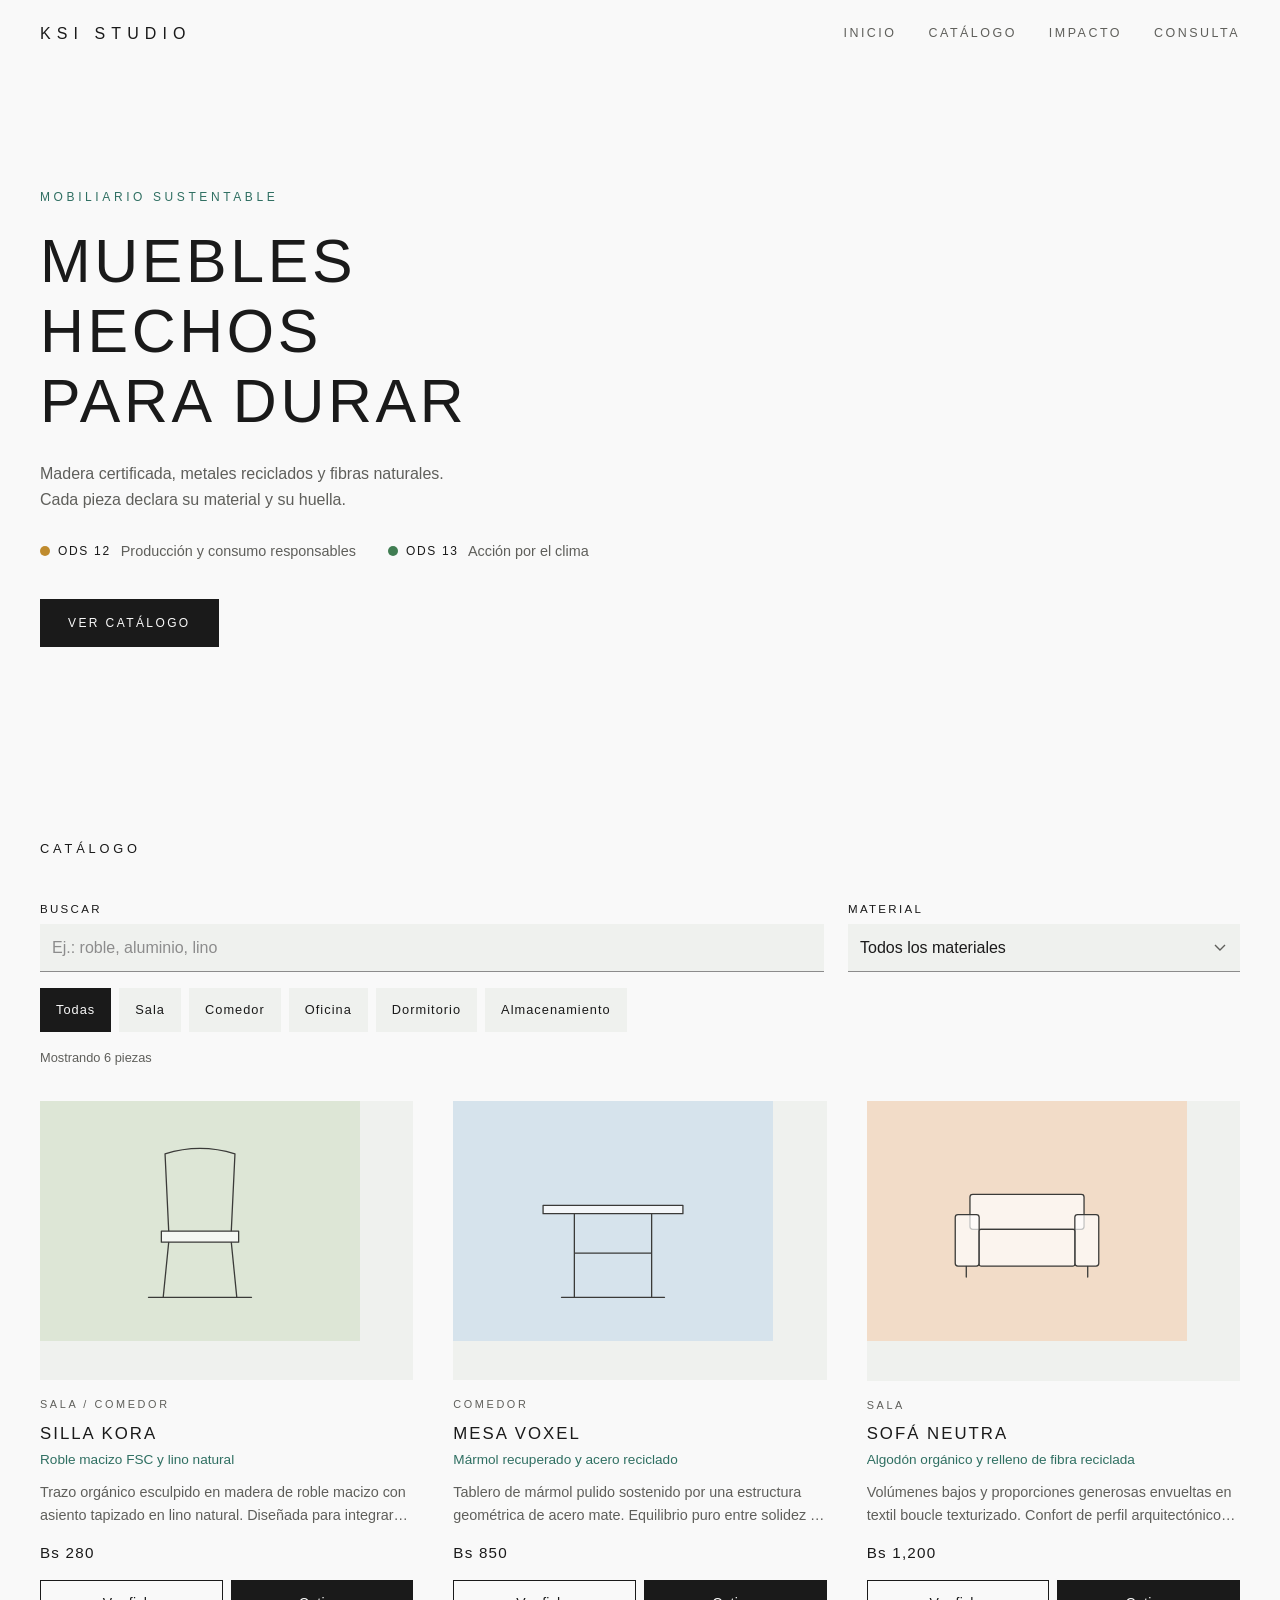
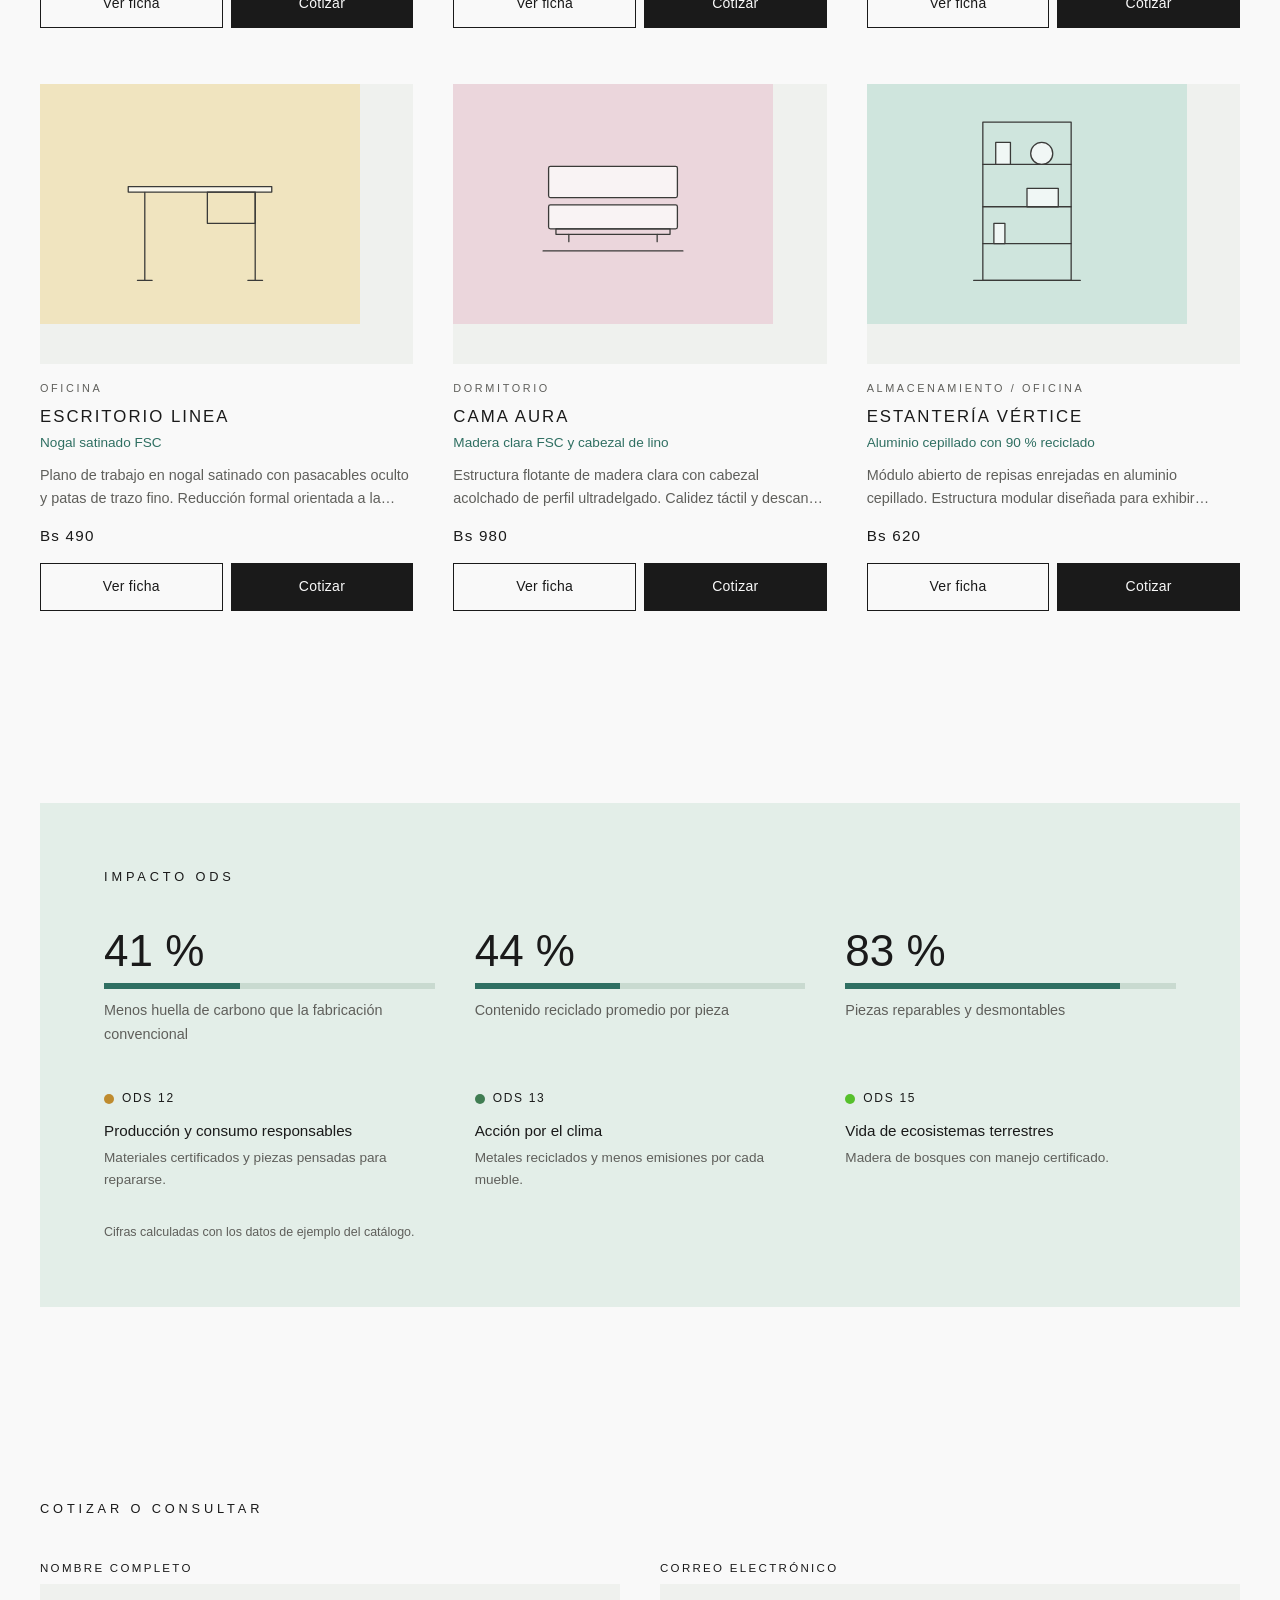
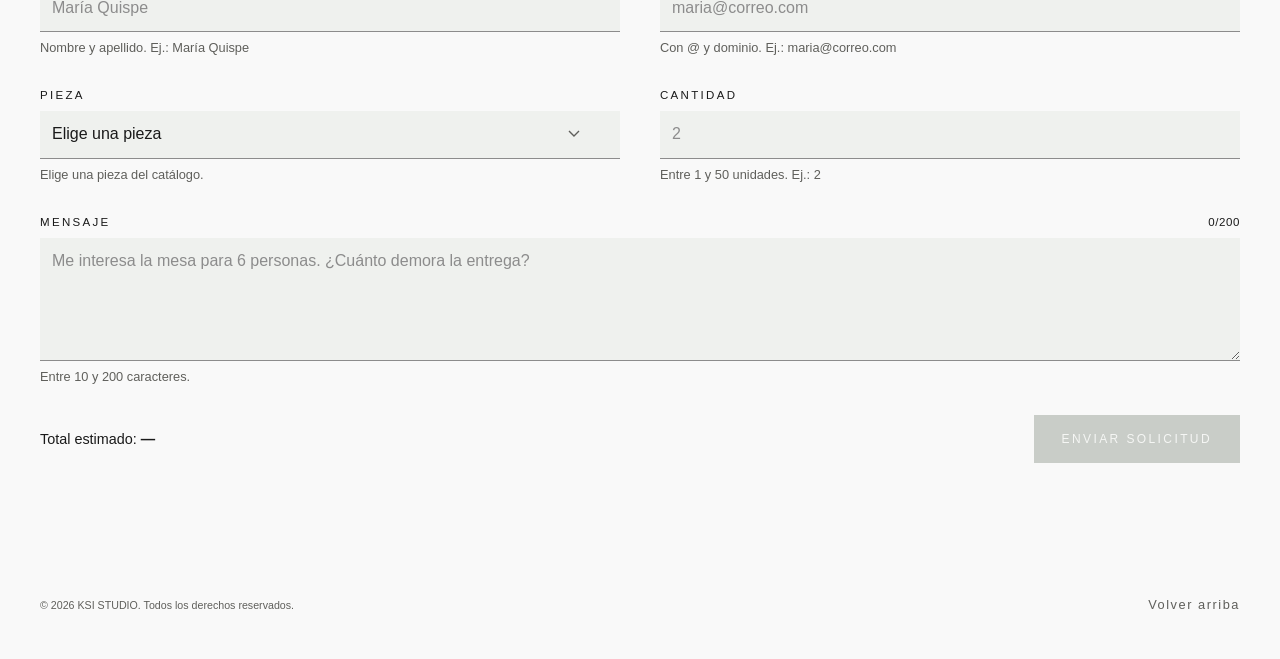
<file: fase-ui-pwa/index.html>
<!DOCTYPE html>
<html lang="es">
<head>
  <meta charset="utf-8">
  <meta name="viewport" content="width=device-width, initial-scale=1, viewport-fit=cover, interactive-widget=resizes-content">
  <title>KSI STUDIO</title>
  <meta name="description" content="Mobiliario sustentable con madera certificada, metales reciclados y fibras naturales.">
  <meta name="theme-color" content="#1A1A1A">
  <link rel="manifest" href="manifest.json">
  <link rel="icon" href="icons/icon-192.png" type="image/png">
  <link rel="apple-touch-icon" href="icons/icon-192.png">
  <link rel="stylesheet" href="styles.css">
</head>
<body>
  <a class="ksi-skip" href="#catalogo">Ir al catálogo</a>

  <div class="ksi-app">
    <header class="ksi-header">
      <a class="ksi-logo" href="#inicio">KSI STUDIO</a>
      <button class="ksi-menu-btn" id="menu-btn" type="button" aria-expanded="false" aria-controls="menu" aria-label="Abrir menú"><span></span></button>
      <nav class="ksi-nav" id="menu" aria-label="Principal">
        <ul>
          <li><a href="#inicio">Inicio</a></li>
          <li><a href="#catalogo">Catálogo</a></li>
          <li><a href="#impacto">Impacto</a></li>
          <li><a href="#consulta">Consulta</a></li>
        </ul>
      </nav>
    </header>

    <main>
      <section id="inicio" class="ksi-hero" aria-labelledby="hero-titulo">
        <p class="ksi-eyebrow">Mobiliario sustentable</p>
        <h1 id="hero-titulo">Muebles hechos para durar</h1>
        <p class="ksi-lead">Madera certificada, metales reciclados y fibras naturales. Cada pieza declara su material y su huella.</p>
        <ul class="ksi-hero-ods" aria-label="Objetivos de Desarrollo Sostenible">
          <li><span class="ods-badge" data-ods="12">ODS 12</span> Producción y consumo responsables</li>
          <li><span class="ods-badge" data-ods="13">ODS 13</span> Acción por el clima</li>
        </ul>
        <a class="ksi-btn" href="#catalogo">Ver catálogo</a>
      </section>

      <section id="catalogo" class="ksi-section" aria-labelledby="catalogo-titulo">
        <h2 class="ksi-h2" id="catalogo-titulo">Catálogo</h2>

        <div class="ksi-tools">
          <div class="ksi-tools-row">
            <div class="ksi-field">
              <label for="buscar">Buscar</label>
              <input class="ksi-input" id="buscar" type="search" maxlength="60" autocomplete="off" placeholder="Ej.: roble, aluminio, lino">
            </div>
            <div class="ksi-field">
              <label for="filtro-material">Material</label>
              <select class="ksi-input" id="filtro-material"></select>
            </div>
          </div>
          <div class="ksi-chips" id="filtros-cat" role="group" aria-label="Categoría"></div>
          <p class="ksi-cuenta" aria-live="polite">Mostrando <span id="catalogo-cuenta">0 piezas</span></p>
        </div>

        <ul class="ksi-grid" id="catalogo-grid"></ul>
        <p class="ksi-vacio" id="catalogo-vacio" hidden>No hay piezas con ese filtro. Cambia la búsqueda o la categoría.</p>
        <noscript><p class="ksi-vacio">Activa JavaScript para ver el catálogo.</p></noscript>
      </section>

      <section id="impacto" class="ksi-section" aria-labelledby="impacto-titulo">
        <div class="ksi-panel">
          <h2 class="ksi-h2" id="impacto-titulo">Impacto ODS</h2>
          <ul class="ksi-meters">
            <li class="ksi-meter" data-meter="huella">
              <p class="ksi-meter-value">0 %</p>
              <span class="ksi-meter-track"><span class="ksi-meter-fill"></span></span>
              <p class="ksi-meter-label">Menos huella de carbono que la fabricación convencional</p>
            </li>
            <li class="ksi-meter" data-meter="reciclado">
              <p class="ksi-meter-value">0 %</p>
              <span class="ksi-meter-track"><span class="ksi-meter-fill"></span></span>
              <p class="ksi-meter-label">Contenido reciclado promedio por pieza</p>
            </li>
            <li class="ksi-meter" data-meter="reparable">
              <p class="ksi-meter-value">0 %</p>
              <span class="ksi-meter-track"><span class="ksi-meter-fill"></span></span>
              <p class="ksi-meter-label">Piezas reparables y desmontables</p>
            </li>
          </ul>
          <ul class="ksi-ods">
            <li>
              <span class="ods-badge" data-ods="12">ODS 12</span>
              <p class="ksi-ods-name">Producción y consumo responsables</p>
              <p class="ksi-ods-note">Materiales certificados y piezas pensadas para repararse.</p>
            </li>
            <li>
              <span class="ods-badge" data-ods="13">ODS 13</span>
              <p class="ksi-ods-name">Acción por el clima</p>
              <p class="ksi-ods-note">Metales reciclados y menos emisiones por cada mueble.</p>
            </li>
            <li>
              <span class="ods-badge" data-ods="15">ODS 15</span>
              <p class="ksi-ods-name">Vida de ecosistemas terrestres</p>
              <p class="ksi-ods-note">Madera de bosques con manejo certificado.</p>
            </li>
          </ul>
          <p class="ksi-nota">Cifras calculadas con los datos de ejemplo del catálogo.</p>
        </div>
      </section>

      <section id="consulta" class="ksi-section" aria-labelledby="consulta-titulo">
        <h2 class="ksi-h2" id="consulta-titulo">Cotizar o consultar</h2>
        <form class="ksi-form" id="cotizador" novalidate>
          <div class="ksi-campo" data-campo="nombre">
            <label for="c-nombre">Nombre completo</label>
            <div class="ksi-control"><input class="ksi-input" id="c-nombre" name="nombre" type="text" maxlength="60" autocomplete="name" placeholder="María Quispe" aria-describedby="a-nombre"></div>
            <p class="ksi-ayuda" id="a-nombre">Nombre y apellido. Ej.: María Quispe</p>
          </div>
          <div class="ksi-campo" data-campo="correo">
            <label for="c-correo">Correo electrónico</label>
            <div class="ksi-control"><input class="ksi-input" id="c-correo" name="correo" type="email" maxlength="80" autocomplete="email" placeholder="maria@correo.com" aria-describedby="a-correo"></div>
            <p class="ksi-ayuda" id="a-correo">Con @ y dominio. Ej.: maria@correo.com</p>
          </div>
          <div class="ksi-campo" data-campo="pieza">
            <label for="c-pieza">Pieza</label>
            <div class="ksi-control"><select class="ksi-input" id="c-pieza" name="pieza" aria-describedby="a-pieza"></select></div>
            <p class="ksi-ayuda" id="a-pieza">Elige una pieza del catálogo.</p>
          </div>
          <div class="ksi-campo" data-campo="cantidad">
            <label for="c-cantidad">Cantidad</label>
            <div class="ksi-control"><input class="ksi-input" id="c-cantidad" name="cantidad" type="number" inputmode="numeric" min="1" max="50" step="1" placeholder="2" aria-describedby="a-cantidad"></div>
            <p class="ksi-ayuda" id="a-cantidad">Entre 1 y 50 unidades. Ej.: 2</p>
          </div>
          <div class="ksi-campo ksi-campo-ancho" data-campo="mensaje">
            <label for="c-mensaje">Mensaje <span class="ksi-cuenta-msg" id="cuenta-mensaje">0/200</span></label>
            <div class="ksi-control"><textarea class="ksi-input" id="c-mensaje" name="mensaje" rows="4" maxlength="260" placeholder="Me interesa la mesa para 6 personas. ¿Cuánto demora la entrega?" aria-describedby="a-mensaje"></textarea></div>
            <p class="ksi-ayuda" id="a-mensaje">Entre 10 y 200 caracteres.</p>
          </div>
          <div class="ksi-form-pie">
            <p class="ksi-total">Total estimado: <strong id="cot-total">—</strong></p>
            <button class="ksi-btn" id="cot-enviar" type="submit" disabled>Enviar solicitud</button>
          </div>
          <p class="ksi-resultado" id="cot-resultado" role="status" hidden></p>
        </form>
      </section>
    </main>

    <footer class="ksi-footer">
      <small>© 2026 KSI STUDIO. Todos los derechos reservados.</small>
      <a class="ksi-volver" href="#inicio">Volver arriba</a>
    </footer>
  </div>

  <script src="jquery.min.js"></script>
  <script src="app.js"></script>
</body>
</html>
</file>
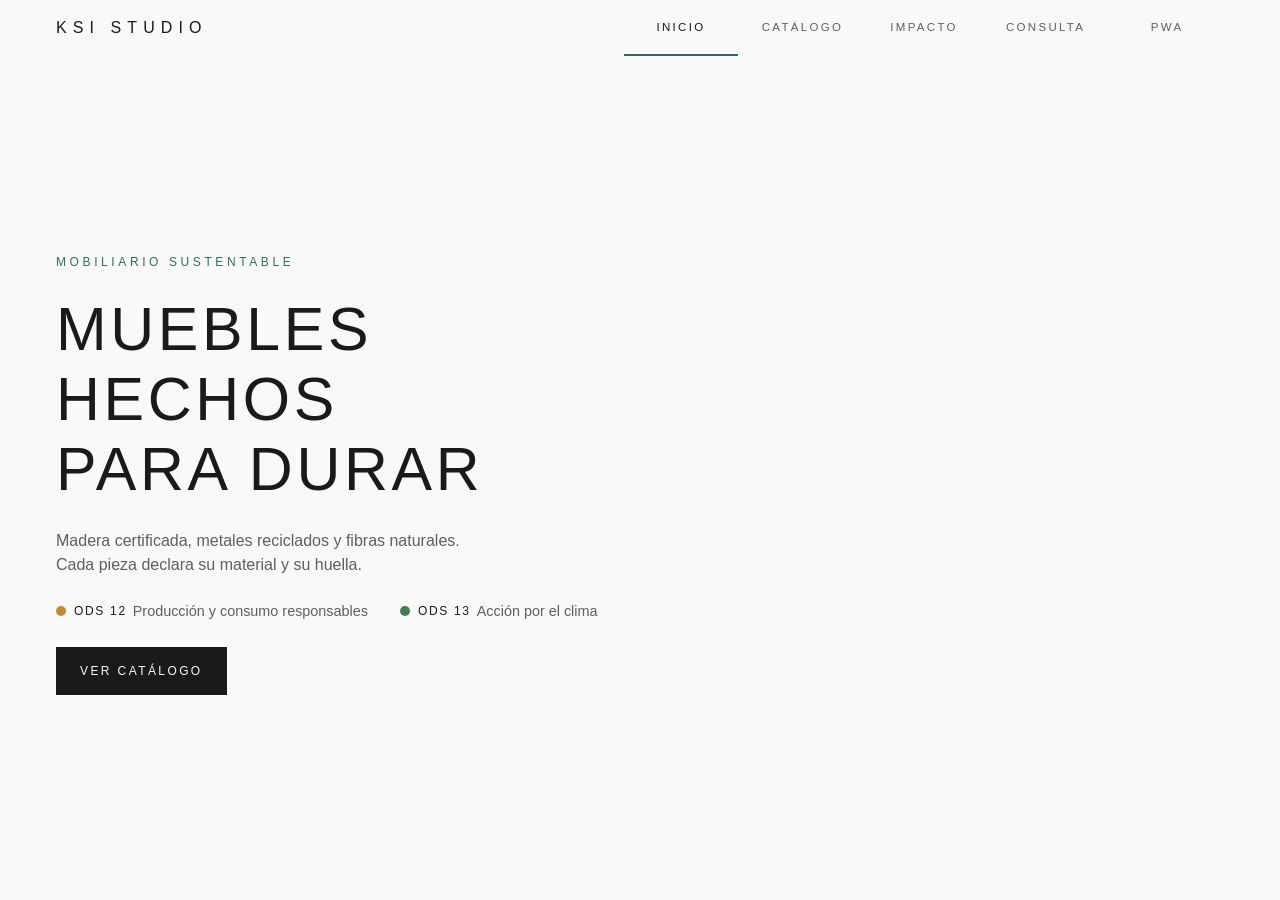
<file: proyecto-grupal/avance_unificado/index.html>
<!DOCTYPE html>
<html lang="es" data-page="tienda">
<head>
  <meta charset="utf-8">
  <meta name="viewport" content="width=device-width, initial-scale=1, viewport-fit=cover, interactive-widget=resizes-content">
  <title>KSI STUDIO</title>
  <meta name="description" content="Mobiliario sustentable con madera certificada, metales reciclados y fibras naturales.">
  <meta name="theme-color" content="#1A1A1A">
  <link rel="manifest" href="manifest.json">
  <link rel="icon" href="icons/icon-192.png" type="image/png">
  <link rel="apple-touch-icon" href="icons/icon-192.png">
  <link rel="stylesheet" href="styles.css">
</head>
<body>
  <div class="ksi-app">
    <header class="ksi-header">
      <a class="ksi-header__logo" href="#inicio">KSI STUDIO</a>
    </header>

    <main class="ksi-app__main">
      <section class="ksi-view ksi-view--activa ksi-hero" data-view="inicio" aria-labelledby="t-inicio">
        <p class="ksi-hero__eyebrow">Mobiliario sustentable</p>
        <h1 class="ksi-hero__title" id="t-inicio">Muebles hechos para durar</h1>
        <p class="ksi-hero__lead">Madera certificada, metales reciclados y fibras naturales. Cada pieza declara su material y su huella.</p>
        <ul class="ksi-hero__goals" aria-label="Objetivos de Desarrollo Sostenible">
          <li><span class="ods-badge ods-badge--12">ODS 12</span>Producción y consumo responsables</li>
          <li><span class="ods-badge ods-badge--13">ODS 13</span>Acción por el clima</li>
        </ul>
        <a class="ksi-btn ksi-hero__cta" href="#catalogo">Ver catálogo</a>
        <noscript><p class="ksi-hero__lead">Activa JavaScript para usar el catálogo y el cotizador.</p></noscript>
      </section>

      <section class="ksi-view" data-view="catalogo" aria-labelledby="t-catalogo">
        <h2 class="ksi-visually-hidden" id="t-catalogo">Catálogo</h2>
        <div class="ksi-tools" id="herramientas">
          <div class="ksi-field">
            <label class="ksi-field__label ksi-visually-hidden" for="buscar">Buscar</label>
            <input class="ksi-field__input" id="buscar" type="search" maxlength="60" autocomplete="off" placeholder="Buscar: roble, aluminio, lino">
          </div>
          <div class="ksi-tools__filters">
            <div class="ksi-field">
              <label class="ksi-field__label ksi-visually-hidden" for="filtro-cat">Categoría</label>
              <select class="ksi-field__input ksi-field__input--lista" id="filtro-cat"></select>
            </div>
            <div class="ksi-field">
              <label class="ksi-field__label ksi-visually-hidden" for="filtro-material">Material</label>
              <select class="ksi-field__input ksi-field__input--lista" id="filtro-material"></select>
            </div>
          </div>
        </div>
        <ul class="ksi-grid" id="catalogo-grid"></ul>
        <p class="ksi-empty" id="catalogo-vacio" role="status"></p>
        <div class="ksi-pager">
          <button class="ksi-btn ksi-btn--line ksi-pager__btn" id="pager-prev" type="button" aria-label="Anterior" disabled>‹</button>
          <p class="ksi-pager__info" id="pager-info" aria-live="polite">Cargando catálogo…</p>
          <button class="ksi-btn ksi-btn--line ksi-pager__btn" id="pager-next" type="button" aria-label="Siguiente" disabled>›</button>
        </div>
      </section>

      <section class="ksi-view" data-view="impacto" aria-labelledby="t-impacto">
        <h2 class="ksi-view__title" id="t-impacto">Impacto ODS</h2>
        <div class="ksi-panel">
          <ul class="ksi-meters">
            <li class="ksi-meter" data-meter="huella">
              <p class="ksi-meter__label">Menos huella de carbono que la fabricación convencional</p>
              <p class="ksi-meter__value">0 %</p>
              <span class="ksi-meter__track"><span class="ksi-meter__fill"></span></span>
            </li>
            <li class="ksi-meter" data-meter="reciclado">
              <p class="ksi-meter__label">Contenido reciclado promedio por pieza</p>
              <p class="ksi-meter__value">0 %</p>
              <span class="ksi-meter__track"><span class="ksi-meter__fill"></span></span>
            </li>
            <li class="ksi-meter" data-meter="reparable">
              <p class="ksi-meter__label">Piezas reparables y desmontables</p>
              <p class="ksi-meter__value">0 %</p>
              <span class="ksi-meter__track"><span class="ksi-meter__fill"></span></span>
            </li>
          </ul>
          <ul class="ksi-goals">
            <li>
              <span class="ods-badge ods-badge--12">ODS 12</span>
              <p class="ksi-goal__name">Producción y consumo responsables</p>
              <p class="ksi-goal__note">Materiales certificados y piezas reparables.</p>
            </li>
            <li>
              <span class="ods-badge ods-badge--13">ODS 13</span>
              <p class="ksi-goal__name">Acción por el clima</p>
              <p class="ksi-goal__note">Metales reciclados y menos emisiones por mueble.</p>
            </li>
            <li>
              <span class="ods-badge ods-badge--15">ODS 15</span>
              <p class="ksi-goal__name">Vida de ecosistemas terrestres</p>
              <p class="ksi-goal__note">Madera de bosques con manejo certificado.</p>
            </li>
          </ul>
          <p class="ksi-note">Cifras calculadas con los datos de ejemplo del catálogo.</p>
        </div>
      </section>

      <section class="ksi-view" data-view="consulta" aria-labelledby="t-consulta">
        <h2 class="ksi-view__title" id="t-consulta">Cotizar o consultar</h2>
        <form class="ksi-form" id="cotizador" novalidate>
          <div class="ksi-field" data-campo="nombre">
            <label class="ksi-field__label" for="c-nombre">Nombre completo</label>
            <div class="ksi-field__control"><input class="ksi-field__input ksi-field__input--marca" id="c-nombre" name="nombre" type="text" maxlength="60" autocomplete="name" placeholder="María Quispe" aria-describedby="a-nombre"></div>
            <p class="ksi-field__help" id="a-nombre">Nombre y apellido. Ej.: María Quispe</p>
          </div>
          <div class="ksi-field" data-campo="correo">
            <label class="ksi-field__label" for="c-correo">Correo electrónico</label>
            <div class="ksi-field__control"><input class="ksi-field__input ksi-field__input--marca" id="c-correo" name="correo" type="email" maxlength="80" autocomplete="email" placeholder="maria@correo.com" aria-describedby="a-correo"></div>
            <p class="ksi-field__help" id="a-correo">Con @ y dominio. Ej.: maria@correo.com</p>
          </div>
          <div class="ksi-field" data-campo="pieza">
            <label class="ksi-field__label" for="c-pieza">Pieza</label>
            <div class="ksi-field__control"><select class="ksi-field__input ksi-field__input--lista ksi-field__input--lista-marca" id="c-pieza" name="pieza" aria-describedby="a-pieza"></select></div>
            <p class="ksi-field__help" id="a-pieza">Elige una pieza del catálogo.</p>
          </div>
          <div class="ksi-field" data-campo="cantidad">
            <label class="ksi-field__label" for="c-cantidad">Cantidad</label>
            <div class="ksi-field__control"><input class="ksi-field__input ksi-field__input--marca" id="c-cantidad" name="cantidad" type="number" inputmode="numeric" min="1" max="50" step="1" placeholder="2" aria-describedby="a-cantidad"></div>
            <p class="ksi-field__help" id="a-cantidad">Entre 1 y 50 unidades. Ej.: 2</p>
          </div>
          <div class="ksi-field ksi-form__wide" data-campo="mensaje">
            <label class="ksi-field__label" for="c-mensaje">Mensaje <span class="ksi-field__count" id="cuenta-mensaje">0/200</span></label>
            <div class="ksi-field__control"><textarea class="ksi-field__input ksi-field__input--marca ksi-field__input--area" id="c-mensaje" name="mensaje" rows="2" maxlength="260" placeholder="Ej.: Me interesa la mesa Voxel." aria-describedby="a-mensaje"></textarea></div>
            <p class="ksi-field__help" id="a-mensaje">Entre 10 y 200 caracteres.</p>
          </div>
          <div class="ksi-form__foot ksi-form__wide">
            <p class="ksi-form__total">Total estimado: <strong id="cot-total">—</strong></p>
            <button class="ksi-btn" id="cot-enviar" type="submit" disabled>Enviar solicitud</button>
          </div>
        </form>
      </section>
    </main>

    <nav class="ksi-nav" aria-label="Principal">
      <a class="ksi-nav__link ksi-nav__link--activo" data-view="inicio" href="#inicio" aria-current="page">Inicio</a>
      <a class="ksi-nav__link" data-view="catalogo" href="#catalogo">Catálogo</a>
      <a class="ksi-nav__link" data-view="impacto" href="#impacto">Impacto</a>
      <a class="ksi-nav__link" data-view="consulta" href="#consulta">Consulta</a>
      <a class="ksi-nav__link" href="index2.html">PWA</a>
    </nav>
  </div>

  <dialog class="ksi-sheet" id="dlg-ficha" aria-labelledby="ficha-titulo">
    <div class="ksi-sheet__head">
      <h2 class="ksi-sheet__title" id="ficha-titulo"></h2>
      <form method="dialog"><button class="ksi-btn ksi-btn--line ksi-btn--sm" aria-label="Cerrar ficha">Cerrar</button></form>
    </div>
    <p class="ksi-sheet__sub" id="ficha-sub"></p>
    <dl class="ksi-sheet__list" id="ficha-lista"></dl>
    <div class="ksi-sheet__note" id="ficha-nota"></div>
  </dialog>

  <dialog class="ksi-sheet" id="dlg-resultado" aria-labelledby="res-titulo">
    <div class="ksi-sheet__head">
      <h2 class="ksi-sheet__title" id="res-titulo">Solicitud validada</h2>
      <form method="dialog"><button class="ksi-btn ksi-btn--line ksi-btn--sm" aria-label="Cerrar resumen">Cerrar</button></form>
    </div>
    <p class="ksi-sheet__text" id="res-texto"></p>
  </dialog>

  <script src="jquery.min.js"></script>
  <script src="purify.min.js"></script>
  <script src="shell.js"></script>
  <script src="app.js"></script>
  <script src="vitals.js"></script>
</body>
</html>
</file>
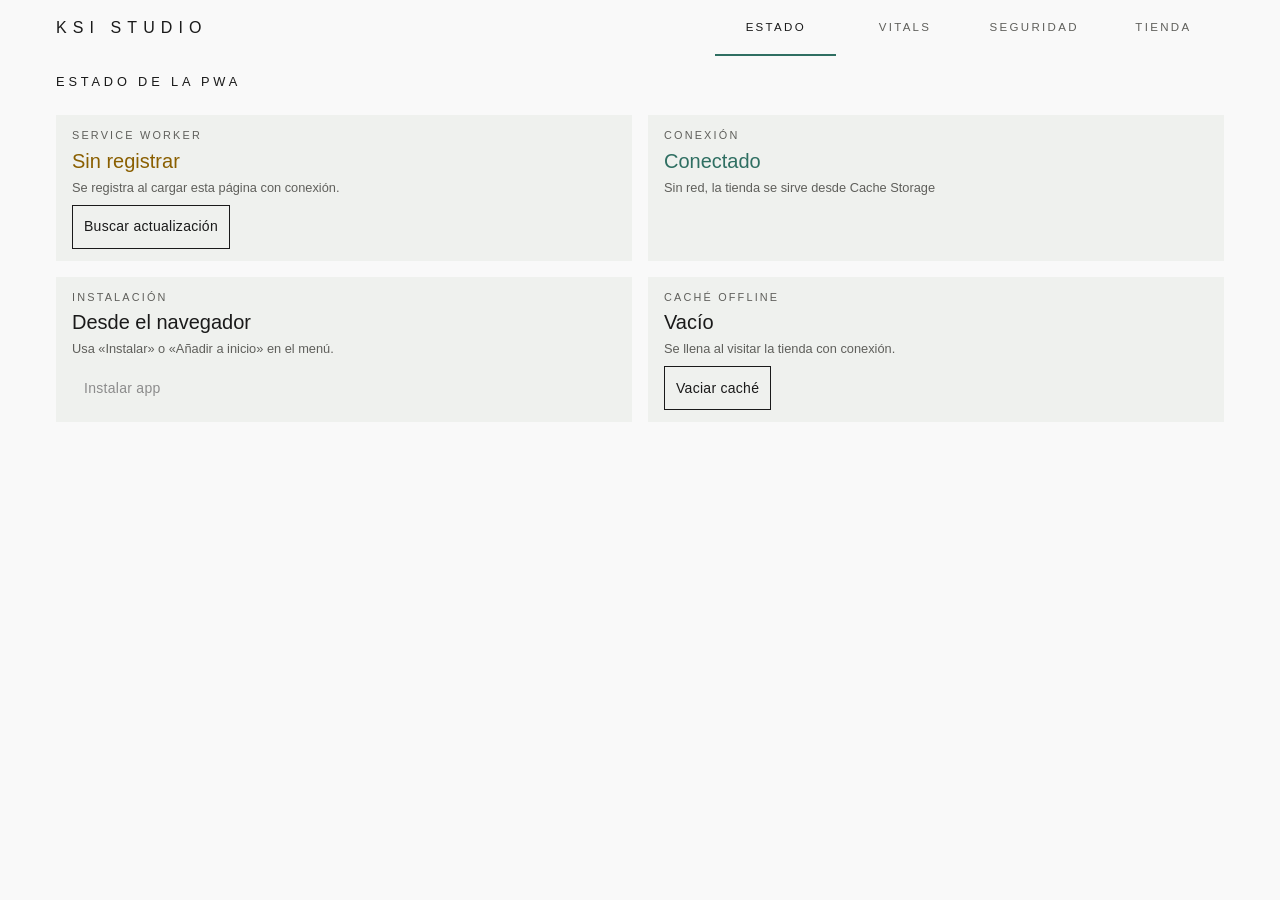
<file: proyecto-grupal/avance_unificado/index2.html>
<!DOCTYPE html>
<html lang="es" data-page="pwa">
<head>
  <meta charset="utf-8">
  <meta name="viewport" content="width=device-width, initial-scale=1, viewport-fit=cover, interactive-widget=resizes-content">
  <title>KSI STUDIO · Panel PWA</title>
  <meta name="description" content="Estado del Service Worker, caché offline, Core Web Vitals y seguridad del DOM de KSI STUDIO.">
  <meta name="theme-color" content="#1A1A1A">
  <link rel="manifest" href="manifest.json">
  <link rel="icon" href="icons/icon-192.png" type="image/png">
  <link rel="apple-touch-icon" href="icons/icon-192.png">
  <link rel="stylesheet" href="styles.css">
</head>
<body>
  <div class="ksi-app">
    <header class="ksi-header">
      <a class="ksi-header__logo" href="index.html">KSI STUDIO</a>
    </header>

    <main class="ksi-app__main">
      <section class="ksi-view ksi-view--activa" data-view="estado" aria-labelledby="t-estado">
        <h1 class="ksi-view__title" id="t-estado">Estado de la PWA</h1>
        <div class="ksi-tiles">
          <div class="ksi-tile">
            <p class="ksi-tile__label">Service Worker</p>
            <p class="ksi-tile__value" id="sw-estado">Comprobando…</p>
            <p class="ksi-tile__hint" id="sw-detalle">Proxy entre el navegador y la red</p>
            <div class="ksi-tile__actions"><button class="ksi-btn ksi-btn--line ksi-btn--sm" id="sw-actualizar" type="button">Buscar actualización</button></div>
          </div>
          <div class="ksi-tile">
            <p class="ksi-tile__label">Conexión</p>
            <p class="ksi-tile__value" id="net-estado">Comprobando…</p>
            <p class="ksi-tile__hint">Sin red, la tienda se sirve desde Cache Storage</p>
          </div>
          <div class="ksi-tile">
            <p class="ksi-tile__label">Instalación</p>
            <p class="ksi-tile__value" id="inst-estado">Comprobando…</p>
            <p class="ksi-tile__hint" id="inst-detalle">Modo standalone desde la pantalla de inicio</p>
            <div class="ksi-tile__actions"><button class="ksi-btn ksi-btn--sm" id="inst-btn" type="button" disabled>Instalar app</button></div>
          </div>
          <div class="ksi-tile">
            <p class="ksi-tile__label">Caché offline</p>
            <p class="ksi-tile__value" id="cache-estado">Comprobando…</p>
            <p class="ksi-tile__hint" id="cache-detalle">Archivos guardados para uso sin conexión</p>
            <div class="ksi-tile__actions"><button class="ksi-btn ksi-btn--line ksi-btn--sm" id="cache-limpiar" type="button">Vaciar caché</button></div>
          </div>
        </div>
      </section>

      <section class="ksi-view" data-view="vitals" aria-labelledby="t-vitals">
        <h2 class="ksi-view__title" id="t-vitals">Core Web Vitals</h2>
        <div class="ksi-tiles ksi-tiles--dos">
          <div class="ksi-tile">
            <p class="ksi-tile__label">LCP</p>
            <p class="ksi-tile__value ksi-tile__value--grande" id="vit-lcp">—</p>
            <p class="ksi-tile__hint">Meta ≤ 2.5 s</p>
          </div>
          <div class="ksi-tile">
            <p class="ksi-tile__label">CLS</p>
            <p class="ksi-tile__value ksi-tile__value--grande" id="vit-cls">—</p>
            <p class="ksi-tile__hint">Meta ≤ 0.1</p>
          </div>
        </div>
        <p class="ksi-note" id="vit-tienda">Tienda, última visita: sin datos todavía.</p>
        <dl class="ksi-glossary">
          <dt class="ksi-glossary__term">LCP · Largest Contentful Paint</dt>
          <dd class="ksi-glossary__def">Tiempo en que se dibuja el bloque visual más grande de la pantalla inicial.</dd>
          <dt class="ksi-glossary__term">CLS · Cumulative Layout Shift</dt>
          <dd class="ksi-glossary__def">Suma de saltos inesperados mientras cargan imágenes o fuentes. Se evita con aspect-ratio y width/height.</dd>
          <dt class="ksi-glossary__term">Service Worker</dt>
          <dd class="ksi-glossary__def">Script en un hilo aparte del DOM que intercepta el evento fetch y responde desde Cache Storage sin internet.</dd>
        </dl>
      </section>

      <section class="ksi-view" data-view="seguridad" aria-labelledby="t-seguridad">
        <h2 class="ksi-view__title" id="t-seguridad">Seguridad y CSS</h2>
        <div class="ksi-field">
          <label class="ksi-field__label" for="demo-entrada">HTML externo (se sanea con DOMPurify)</label>
          <textarea class="ksi-field__input ksi-field__input--area" id="demo-entrada" rows="3" maxlength="600"></textarea>
        </div>
        <p class="ksi-demo__out" id="demo-salida" aria-live="polite"></p>
        <p class="ksi-note" id="demo-resumen"></p>
        <dl class="ksi-audit">
          <dt class="ksi-audit__term">Reglas CSS</dt>
          <dd class="ksi-audit__def" id="aud-reglas">—</dd>
          <dt class="ksi-audit__term">Con !important</dt>
          <dd class="ksi-audit__def" id="aud-imp">—</dd>
          <dt class="ksi-audit__term">Selectores con ID</dt>
          <dd class="ksi-audit__def" id="aud-ids">—</dd>
          <dt class="ksi-audit__term">Especificidad máxima</dt>
          <dd class="ksi-audit__def" id="aud-esp">—</dd>
        </dl>
      </section>
    </main>

    <nav class="ksi-nav" aria-label="Panel PWA">
      <a class="ksi-nav__link ksi-nav__link--activo" data-view="estado" href="#estado" aria-current="page">Estado</a>
      <a class="ksi-nav__link" data-view="vitals" href="#vitals">Vitals</a>
      <a class="ksi-nav__link" data-view="seguridad" href="#seguridad">Seguridad</a>
      <a class="ksi-nav__link" href="index.html">Tienda</a>
    </nav>
  </div>

  <script src="jquery.min.js"></script>
  <script src="purify.min.js"></script>
  <script src="shell.js"></script>
  <script src="pwa.js"></script>
  <script src="vitals.js"></script>
</body>
</html>
</file>
<file: fase-ui-pwa/styles.css>
:root {
  --bg: #F9F9F9;
  --ink: #1A1A1A;
  --muted: #5F5F5B;
  --stone: #8C8C8C;
  --eco: #2F6F62;
  --eco-soft: #E3EEE8;
  --panel: #EFF1EE;
  --bad: #B0392B;
  --font: "Helvetica Neue", Helvetica, Arial, system-ui, sans-serif;
  color-scheme: light;
}

*, *::before, *::after { box-sizing: border-box; }

html { -webkit-text-size-adjust: 100%; scroll-behavior: smooth; }

[hidden] { display: none !important; }

body {
  margin: 0;
  background: var(--bg);
  color: var(--ink);
  font-family: var(--font);
  font-size: 1rem;
  line-height: 1.6;
  padding-left: max(16px, env(safe-area-inset-left, 0px));
  padding-right: max(16px, env(safe-area-inset-right, 0px));
}

img { display: block; max-width: 100%; height: auto; }
a { color: inherit; }
button, input, select, textarea { font: inherit; color: inherit; }
:focus-visible { outline: 2px solid var(--eco); outline-offset: 3px; }

.ksi-skip { position: absolute; left: -9999px; top: 0; z-index: 10; padding: 12px 16px; background: var(--ink); color: var(--bg); }
.ksi-skip:focus { left: 16px; top: 8px; }

.ksi-app {
  min-height: 100vh;
  min-height: 100dvh;
  display: flex;
  flex-direction: column;
  max-width: 1200px;
  margin: 0 auto;
  padding-top: env(safe-area-inset-top, 0px);
  padding-bottom: env(safe-area-inset-bottom, 0px);
}
main { flex: 1; min-width: 0; }

.ksi-header { display: flex; flex-wrap: wrap; align-items: center; justify-content: space-between; gap: 0 24px; padding-block: 12px; }
.ksi-logo { display: inline-flex; align-items: center; min-height: 44px; min-width: 44px; font-size: 1rem; font-weight: 300; letter-spacing: .38em; text-transform: uppercase; text-decoration: none; }

.ksi-menu-btn { position: relative; width: 44px; height: 44px; min-width: 44px; min-height: 44px; padding: 0; border: 0; background: none; cursor: pointer; }
.ksi-menu-btn span, .ksi-menu-btn span::before, .ksi-menu-btn span::after { position: absolute; width: 22px; height: 2px; background: var(--ink); content: ""; transition: transform .2s ease, background-color .2s ease; }
.ksi-menu-btn span { left: 11px; top: 21px; }
.ksi-menu-btn span::before { left: 0; top: -7px; }
.ksi-menu-btn span::after { left: 0; top: 7px; }
.ksi-menu-btn[aria-expanded="true"] span { background: transparent; }
.ksi-menu-btn[aria-expanded="true"] span::before { top: 0; transform: rotate(45deg); }
.ksi-menu-btn[aria-expanded="true"] span::after { top: 0; transform: rotate(-45deg); }

.ksi-nav { display: none; width: 100%; }
.ksi-nav.is-open { display: block; }
.ksi-nav ul { display: flex; flex-direction: column; margin: 0; padding: 8px 0 16px; list-style: none; }
.ksi-nav a { display: flex; align-items: center; min-height: 44px; min-width: 44px; font-size: .78rem; letter-spacing: .2em; text-transform: uppercase; text-decoration: none; color: var(--muted); }
.ksi-nav a:hover { color: var(--eco); }

.ksi-hero { padding-block: clamp(48px, 10vw, 120px) clamp(48px, 8vw, 96px); }
.ksi-eyebrow { margin: 0 0 20px; font-size: .75rem; font-weight: 500; letter-spacing: .3em; text-transform: uppercase; color: var(--eco); }
.ksi-hero h1 { margin: 0; max-width: 14ch; font-size: clamp(1.9rem, 7vw, 3.8rem); font-weight: 300; line-height: 1.15; letter-spacing: .06em; text-transform: uppercase; text-wrap: balance; }
.ksi-lead { margin: 24px 0 0; max-width: 50ch; color: var(--muted); }
.ksi-hero-ods { display: grid; gap: 8px; margin: 28px 0 36px; padding: 0; list-style: none; font-size: .9rem; color: var(--muted); }

.ods-badge { display: inline-flex; align-items: center; gap: 8px; margin-right: 6px; font-size: .75rem; font-weight: 500; letter-spacing: .14em; text-transform: uppercase; color: var(--ink); }
.ods-badge::before { width: 10px; height: 10px; border-radius: 50%; background: var(--c, var(--eco)); content: ""; }
.ods-badge[data-ods="12"] { --c: #BF8B2E; }
.ods-badge[data-ods="13"] { --c: #407D52; }
.ods-badge[data-ods="15"] { --c: #56C02B; }

.ksi-btn { display: inline-flex; align-items: center; justify-content: center; min-height: 48px; min-width: 44px; padding: 0 28px; border: 0; background: var(--ink); color: var(--bg); font-size: .75rem; letter-spacing: .2em; text-transform: uppercase; text-decoration: none; cursor: pointer; transition: background-color .2s ease; }
.ksi-btn:hover:not(:disabled) { background: var(--eco); }
.ksi-btn:disabled { background: #C9CDC8; color: #F5F6F4; cursor: not-allowed; }
.ksi-btn-line { background: transparent; color: var(--ink); box-shadow: inset 0 0 0 1px var(--ink); }
.ksi-btn-line:hover:not(:disabled) { background: var(--eco); color: #fff; box-shadow: inset 0 0 0 1px var(--eco); }
.ksi-btn-sm { padding: 0 12px; font-size: .875rem; letter-spacing: .02em; text-transform: none; }

.ksi-section { padding-block: clamp(40px, 8vw, 96px); }
.ksi-h2 { margin: 0 0 clamp(24px, 4vw, 40px); font-size: .8rem; font-weight: 500; letter-spacing: .3em; text-transform: uppercase; }

.ksi-tools { display: grid; gap: 16px; margin-bottom: 32px; }
.ksi-tools-row { display: grid; gap: 12px; }
.ksi-field { min-width: 0; }
.ksi-field label, .ksi-campo label { display: block; margin-bottom: 6px; font-size: .72rem; font-weight: 500; letter-spacing: .2em; text-transform: uppercase; }
.ksi-input { display: block; width: 100%; min-height: 48px; padding: 10px 12px; border: 0; border-bottom: 1px solid var(--stone); border-radius: 0; background: var(--panel); -webkit-appearance: none; appearance: none; }
.ksi-input::placeholder { color: var(--stone); opacity: 1; }
select.ksi-input { padding-right: 40px; cursor: pointer; background-image: url("data:image/svg+xml,%3Csvg xmlns='http://www.w3.org/2000/svg' width='12' height='8' viewBox='0 0 12 8'%3E%3Cpath d='M1 1l5 5 5-5' fill='none' stroke='%235F5F5B' stroke-width='1.4'/%3E%3C/svg%3E"); background-repeat: no-repeat; background-position: right 14px center; }
textarea.ksi-input { min-height: 120px; resize: vertical; line-height: 1.6; }

.ksi-chips { display: flex; flex-wrap: wrap; gap: 8px; }
.ksi-chip { min-height: 44px; min-width: 44px; padding: 0 16px; border: 0; background: var(--panel); font-size: .8rem; letter-spacing: .08em; cursor: pointer; transition: background-color .2s ease, color .2s ease; }
.ksi-chip:hover { background: var(--eco-soft); }
.ksi-chip[aria-pressed="true"] { background: var(--ink); color: var(--bg); }
.ksi-cuenta { margin: 0; font-size: .8rem; color: var(--muted); }
.ksi-vacio { margin: 32px 0 0; color: var(--muted); }

.ksi-grid { display: grid; grid-template-columns: minmax(0, 1fr); gap: 40px 24px; align-items: start; margin: 0; padding: 0; list-style: none; }
.ksi-card { display: flex; flex-direction: column; min-width: 0; }
.ksi-card-media { margin: 0; aspect-ratio: 4 / 3; max-width: 100%; overflow: hidden; background: var(--panel); }
.ksi-card-media img { width: 100%; height: 100%; object-fit: cover; }
.ksi-card-body { padding-top: 16px; min-width: 0; }
.ksi-card-cat { margin: 0; font-size: .68rem; font-weight: 500; letter-spacing: .24em; text-transform: uppercase; color: var(--muted); }
.ksi-card-name, .ksi-card-mat { overflow: hidden; white-space: nowrap; text-overflow: ellipsis; }
.ksi-card-name { margin: 8px 0 0; font-size: 1.05rem; font-weight: 400; letter-spacing: .12em; text-transform: uppercase; line-height: 1.4; }
.ksi-card-mat { margin: 4px 0 0; font-size: .85rem; color: var(--eco); }
.ksi-card-desc { display: -webkit-box; -webkit-line-clamp: 2; line-clamp: 2; -webkit-box-orient: vertical; overflow: hidden; margin: 10px 0 0; font-size: .9rem; color: var(--muted); }
.ksi-card-price { margin: 14px 0 0; font-size: .95rem; letter-spacing: .08em; font-variant-numeric: tabular-nums; }
.ksi-card-actions { display: grid; grid-template-columns: repeat(2, minmax(0, 1fr)); gap: 8px; margin-top: 14px; }

.ksi-ficha { display: grid; grid-template-rows: 0fr; transition: grid-template-rows .3s ease; }
.ksi-card.is-open .ksi-ficha { grid-template-rows: 1fr; }
.ksi-ficha-in { min-height: 0; overflow: hidden; visibility: hidden; transition: visibility .3s; }
.ksi-card.is-open .ksi-ficha-in { visibility: visible; }
.ksi-ficha-lista { margin: 0; padding: 16px 0 0; }
.ksi-ficha-lista dt { font-size: .68rem; font-weight: 500; letter-spacing: .2em; text-transform: uppercase; color: var(--muted); }
.ksi-ficha-lista dd { margin: 2px 0 12px; font-size: .9rem; overflow-wrap: anywhere; }

.ksi-panel { padding: clamp(24px, 5vw, 64px); background: var(--eco-soft); }
.ksi-meters { display: grid; gap: 28px; margin: 0 0 40px; padding: 0; list-style: none; }
.ksi-meter-value { margin: 0 0 8px; font-size: clamp(2rem, 6vw, 2.75rem); font-weight: 300; line-height: 1.1; font-variant-numeric: tabular-nums; }
.ksi-meter-track { display: block; height: 6px; background: #C9DAD0; }
.ksi-meter-fill { display: block; width: 0; height: 100%; background: var(--eco); transition: width .6s ease; }
.ksi-meter-label { margin: 10px 0 0; font-size: .9rem; color: var(--muted); }
.ksi-ods { display: grid; gap: 24px; margin: 0; padding: 0; list-style: none; }
.ksi-ods-name { margin: 8px 0 0; font-size: .95rem; }
.ksi-ods-note { margin: 4px 0 0; font-size: .85rem; color: var(--muted); }
.ksi-nota { margin: 32px 0 0; font-size: .78rem; color: var(--muted); }

.ksi-form { display: grid; grid-template-columns: minmax(0, 1fr); gap: 28px 40px; }
.ksi-campo { min-width: 0; }
.ksi-cuenta-msg { float: right; letter-spacing: .05em; font-variant-numeric: tabular-nums; }
.ksi-control { position: relative; }
.ksi-control .ksi-input { padding-right: 44px; }
.ksi-control select.ksi-input { padding-right: 72px; background-position: right 40px center; }
.ksi-control::after { position: absolute; right: 14px; top: 12px; font-size: 1.05rem; line-height: 24px; pointer-events: none; }
.ksi-campo[data-estado="valido"] .ksi-control::after { content: "✓"; color: var(--eco); }
.ksi-campo[data-estado="invalido"] .ksi-control::after { content: "✕"; color: var(--bad); }
.ksi-campo[data-estado="valido"] .ksi-input { border-bottom-color: var(--eco); }
.ksi-campo[data-estado="invalido"] .ksi-input { border-bottom-color: var(--bad); }
.ksi-ayuda { min-height: 1.6em; margin: 6px 0 0; font-size: .8rem; color: var(--muted); }
.ksi-campo[data-estado="valido"] .ksi-ayuda { color: var(--eco); }
.ksi-campo[data-estado="invalido"] .ksi-ayuda { color: var(--bad); }
.ksi-form-pie { display: flex; flex-wrap: wrap; align-items: center; justify-content: space-between; gap: 16px 24px; }
.ksi-total { margin: 0; font-size: .9rem; overflow-wrap: anywhere; }
.ksi-resultado { margin: 0; padding: 20px; background: var(--eco-soft); overflow-wrap: anywhere; }

.ksi-footer { display: flex; flex-wrap: wrap; align-items: center; justify-content: space-between; gap: 8px 24px; padding-block: 24px 32px; color: var(--muted); font-size: .8rem; }
.ksi-volver { display: inline-flex; align-items: center; min-height: 44px; min-width: 44px; text-decoration: none; letter-spacing: .12em; }

@media (min-width: 600px) {
  .ksi-grid { grid-template-columns: repeat(2, minmax(0, 1fr)); }
  .ksi-hero-ods { grid-auto-flow: column; justify-content: start; gap: 32px; }
}

@media (min-width: 768px) {
  .ksi-menu-btn { display: none; }
  .ksi-nav { display: block; width: auto; }
  .ksi-nav ul { flex-direction: row; gap: 8px 32px; padding: 0; }
  .ksi-tools-row { grid-template-columns: 2fr 1fr; gap: 24px; }
  .ksi-meters { grid-template-columns: repeat(3, minmax(0, 1fr)); gap: 40px; }
  .ksi-ods { grid-template-columns: repeat(3, minmax(0, 1fr)); gap: 40px; }
  .ksi-form { grid-template-columns: repeat(2, minmax(0, 1fr)); }
  .ksi-campo-ancho, .ksi-form-pie, .ksi-resultado { grid-column: 1 / -1; }
}

@media (min-width: 1024px) {
  .ksi-grid { grid-template-columns: repeat(3, minmax(0, 1fr)); gap: 56px 40px; }
}

@media (orientation: landscape) and (max-height: 600px) {
  .ksi-hero { padding-block: 32px 40px; }
  .ksi-section { padding-block: 40px; }
}

@media (prefers-reduced-motion: reduce) {
  html { scroll-behavior: auto; }
  *, *::before, *::after { transition: none !important; }
}
</file>
<file: proyecto-grupal/avance_unificado/styles.css>
:root {
  --bg: #F9F9F9;
  --ink: #1A1A1A;
  --muted: #5F5F5B;
  --stone: #8C8C8C;
  --eco: #2F6F62;
  --eco-soft: #E3EEE8;
  --panel: #EFF1EE;
  --bad: #B0392B;
  --ok: #2F6F62;
  --warn: #8A5F00;
  --font: "Helvetica Neue", Helvetica, Arial, system-ui, sans-serif;
  color-scheme: light;
}

*, *::before, *::after { box-sizing: border-box; }

html, body { height: 100%; }

body {
  margin: 0;
  overflow: hidden;
  background: var(--bg);
  color: var(--ink);
  font-family: var(--font);
  font-size: 1rem;
  line-height: 1.5;
  -webkit-text-size-adjust: 100%;
}

:focus-visible { outline: 2px solid var(--eco); outline-offset: 2px; }

.ksi-visually-hidden { position: absolute; width: 1px; height: 1px; margin: -1px; padding: 0; overflow: hidden; clip: rect(0 0 0 0); white-space: nowrap; border: 0; }

/* App shell: una sola pantalla, sin scroll de página */
.ksi-app {
  display: grid;
  grid-template-columns: minmax(0, 1fr);
  grid-template-rows: auto minmax(0, 1fr) auto;
  height: 100vh;
  height: 100dvh;
  max-width: 1200px;
  margin: 0 auto;
  padding: env(safe-area-inset-top, 0px) max(16px, env(safe-area-inset-right, 0px)) env(safe-area-inset-bottom, 0px) max(16px, env(safe-area-inset-left, 0px));
}
.ksi-app__main { min-width: 0; min-height: 0; }

.ksi-header { display: flex; align-items: center; min-height: 56px; }
.ksi-header__logo { display: inline-flex; align-items: center; min-width: 44px; min-height: 44px; font-size: 1rem; font-weight: 300; letter-spacing: .38em; text-transform: uppercase; text-decoration: none; color: inherit; }

.ksi-nav { display: grid; grid-auto-flow: column; grid-auto-columns: minmax(0, 1fr); background: var(--panel); }
.ksi-nav__link { display: flex; align-items: center; justify-content: center; min-width: 44px; min-height: 56px; padding: 0 4px; font-size: .78rem; letter-spacing: .03em; color: var(--muted); text-decoration: none; box-shadow: inset 0 2px 0 transparent; }
.ksi-nav__link:hover { color: var(--eco); }
.ksi-nav__link--activo { color: var(--ink); box-shadow: inset 0 2px 0 var(--eco); }

/* Vistas */
.ksi-view { display: none; height: 100%; min-height: 0; padding-block: 8px 16px; overflow-y: auto; overscroll-behavior: contain; }
.ksi-view:focus-visible { outline: none; }
.ksi-view--activa { display: flex; flex-direction: column; gap: 16px; }
.ksi-view__title { margin: 0; font-size: .8rem; font-weight: 500; letter-spacing: .3em; text-transform: uppercase; }

.ksi-hero { justify-content: center; }
.ksi-hero__eyebrow { margin: 0; font-size: .75rem; font-weight: 500; letter-spacing: .3em; text-transform: uppercase; color: var(--eco); }
.ksi-hero__title { margin: 0; max-width: 14ch; font-size: clamp(1.9rem, 7vw, 3.8rem); font-weight: 300; line-height: 1.15; letter-spacing: .06em; text-transform: uppercase; text-wrap: balance; }
.ksi-hero__lead { margin: 0; max-width: 50ch; color: var(--muted); }
.ksi-hero__goals { display: grid; gap: 6px; margin: 0; padding: 0; list-style: none; font-size: .9rem; color: var(--muted); }
.ksi-hero__cta { align-self: flex-start; }

.ods-badge { display: inline-flex; align-items: center; gap: 8px; margin-right: 6px; font-size: .75rem; font-weight: 500; letter-spacing: .14em; text-transform: uppercase; color: var(--ink); }
.ods-badge::before { width: 10px; height: 10px; border-radius: 50%; background: var(--eco); content: ""; }
.ods-badge--12::before { background: #BF8B2E; }
.ods-badge--13::before { background: #407D52; }
.ods-badge--15::before { background: #56C02B; }

.ksi-btn { display: inline-flex; align-items: center; justify-content: center; min-width: 44px; min-height: 48px; padding: 0 24px; border: 0; background: var(--ink); color: var(--bg); font: inherit; font-size: .75rem; letter-spacing: .2em; text-transform: uppercase; text-decoration: none; cursor: pointer; }
.ksi-btn--line { background: transparent; color: var(--ink); box-shadow: inset 0 0 0 1px var(--ink); }
.ksi-btn--sm { min-height: 44px; padding: 0 12px; font-size: .875rem; letter-spacing: .02em; text-transform: none; }
.ksi-btn:hover { background: var(--eco); color: #fff; box-shadow: none; }
.ksi-btn:disabled { background: var(--panel); color: var(--stone); box-shadow: none; cursor: not-allowed; }

/* Campos */
.ksi-field { min-width: 0; }
.ksi-field__label { display: block; margin-bottom: 4px; font-size: .7rem; font-weight: 500; letter-spacing: .2em; text-transform: uppercase; }
.ksi-field__count { float: right; letter-spacing: .05em; font-variant-numeric: tabular-nums; }
.ksi-field__control { position: relative; }
.ksi-field__control::after { position: absolute; right: 12px; top: 10px; font-size: 1.05rem; line-height: 24px; pointer-events: none; }
.ksi-field__control--valido::after { content: "✓"; color: var(--eco); }
.ksi-field__control--invalido::after { content: "✕"; color: var(--bad); }
.ksi-field__input { display: block; width: 100%; min-height: 44px; padding: 8px 12px; border: 0; border-bottom: 1px solid var(--stone); border-radius: 0; background: var(--panel); color: inherit; font: inherit; -webkit-appearance: none; appearance: none; }
.ksi-field__input::placeholder { color: var(--stone); opacity: 1; }
.ksi-field__input--marca { padding-right: 44px; }
.ksi-field__input--area { min-height: 64px; resize: none; line-height: 1.5; }
.ksi-field__input--lista { padding-right: 40px; cursor: pointer; background-image: url("data:image/svg+xml,%3Csvg xmlns='http://www.w3.org/2000/svg' width='12' height='8' viewBox='0 0 12 8'%3E%3Cpath d='M1 1l5 5 5-5' fill='none' stroke='%235F5F5B' stroke-width='1.4'/%3E%3C/svg%3E"); background-repeat: no-repeat; background-position: right 14px center; }
.ksi-field__input--lista-marca { padding-right: 72px; background-position: right 40px center; }
.ksi-field__input--valido { border-bottom-color: var(--eco); }
.ksi-field__input--invalido { border-bottom-color: var(--bad); }
.ksi-field__help { min-height: 1.25em; margin: 2px 0 0; overflow: hidden; white-space: nowrap; text-overflow: ellipsis; font-size: .75rem; line-height: 1.25; color: var(--muted); }
.ksi-field__help--valido { color: var(--eco); }
.ksi-field__help--invalido { color: var(--bad); }

/* Catálogo paginado */
.ksi-tools { display: grid; gap: 8px; }
.ksi-tools__filters { display: grid; grid-template-columns: repeat(2, minmax(0, 1fr)); gap: 8px; }

.ksi-grid { display: grid; flex: 1 1 0; grid-template-columns: repeat(var(--cols, 1), minmax(0, 1fr)); grid-template-rows: minmax(0, 1fr); gap: 16px; min-height: 0; margin: 0; padding: 0; list-style: none; }
.ksi-empty { display: none; margin: 0; color: var(--muted); }
.ksi-empty--visible { display: block; }

.ksi-card { display: flex; flex-direction: column; min-width: 0; min-height: 0; }
.ksi-card--oculta { display: none; }
.ksi-card__media { flex: 1 1 0; min-height: 72px; margin: 0; overflow: hidden; background: var(--panel); }
.ksi-card__img { display: block; width: 100%; height: 100%; object-fit: contain; }
.ksi-card__body { flex: none; min-width: 0; padding-top: 10px; }
.ksi-card__cat, .ksi-card__name, .ksi-card__mat { overflow: hidden; white-space: nowrap; text-overflow: ellipsis; }
.ksi-card__cat { margin: 0; font-size: .66rem; font-weight: 500; letter-spacing: .24em; text-transform: uppercase; color: var(--muted); }
.ksi-card__name { margin: 2px 0 0; font-size: 1.05rem; font-weight: 400; letter-spacing: .12em; text-transform: uppercase; line-height: 1.35; }
.ksi-card__mat { margin: 0; font-size: .85rem; color: var(--eco); }
.ksi-card__desc { display: -webkit-box; -webkit-line-clamp: 2; line-clamp: 2; -webkit-box-orient: vertical; overflow: hidden; margin: 6px 0 0; font-size: .875rem; line-height: 1.4; color: var(--muted); }
.ksi-card__price { margin: 8px 0 0; font-size: .95rem; letter-spacing: .08em; font-variant-numeric: tabular-nums; }
.ksi-card__actions { display: grid; grid-template-columns: repeat(2, minmax(0, 1fr)); gap: 8px; margin-top: 8px; }

.ksi-pager { display: flex; align-items: center; justify-content: space-between; gap: 12px; }
.ksi-pager__btn { width: 48px; padding: 0; font-size: 1.25rem; letter-spacing: 0; }
.ksi-pager__info { min-width: 0; margin: 0; overflow: hidden; white-space: nowrap; text-overflow: ellipsis; font-size: .8rem; text-align: center; color: var(--muted); }

/* Ventana de ficha y resultado */
.ksi-sheet { width: min(100% - 32px, 560px); max-height: 88vh; max-height: 88dvh; margin: auto auto 16px; padding: 20px; overflow-y: auto; border: 0; background: var(--bg); color: var(--ink); box-shadow: 0 12px 48px rgba(0, 0, 0, .25); }
.ksi-sheet::backdrop { background: rgba(26, 26, 26, .45); }
.ksi-sheet__head { display: flex; align-items: center; justify-content: space-between; gap: 12px; }
.ksi-sheet__title { margin: 0; min-width: 0; overflow: hidden; white-space: nowrap; text-overflow: ellipsis; font-size: 1.05rem; font-weight: 400; letter-spacing: .12em; text-transform: uppercase; }
.ksi-sheet__sub { margin: 4px 0 0; font-size: .85rem; color: var(--muted); }
.ksi-sheet__list { margin: 12px 0 0; }
.ksi-sheet__term { font-size: .68rem; font-weight: 500; letter-spacing: .2em; text-transform: uppercase; color: var(--muted); }
.ksi-sheet__def { margin: 0 0 8px; font-size: .9rem; overflow-wrap: anywhere; }
.ksi-sheet__note { margin: 8px 0 0; padding: 12px; background: var(--eco-soft); font-size: .9rem; overflow-wrap: anywhere; }
.ksi-sheet__text { margin: 12px 0 0; overflow-wrap: anywhere; }

/* Impacto */
.ksi-panel { display: grid; gap: 16px; padding: 16px; background: var(--eco-soft); }
.ksi-meters { display: grid; gap: 12px; margin: 0; padding: 0; list-style: none; }
.ksi-meter { display: grid; grid-template-columns: minmax(0, 1fr) auto; align-items: baseline; gap: 2px 12px; }
.ksi-meter__label { grid-row: 1; grid-column: 1; margin: 0; font-size: .85rem; color: var(--muted); }
.ksi-meter__value { grid-row: 1; grid-column: 2; margin: 0; font-size: 1.5rem; font-weight: 300; line-height: 1.2; font-variant-numeric: tabular-nums; }
.ksi-meter__track { display: block; grid-column: 1 / -1; height: 6px; background: #C9DAD0; }
.ksi-meter__fill { display: block; width: 0; height: 100%; background: var(--eco); }
.ksi-goals { display: grid; gap: 10px; margin: 0; padding: 0; list-style: none; }
.ksi-goal__name { margin: 2px 0 0; font-size: .9rem; }
.ksi-goal__note { margin: 0; font-size: .8rem; color: var(--muted); }
.ksi-note { margin: 0; font-size: .75rem; color: var(--muted); }

/* Formulario */
.ksi-form { display: grid; grid-template-columns: minmax(0, 1fr); gap: 6px 24px; }
.ksi-form__foot { display: flex; flex-wrap: wrap; align-items: center; justify-content: space-between; gap: 8px 16px; padding-top: 6px; }
.ksi-form__total { margin: 0; min-width: 0; font-size: .9rem; overflow-wrap: anywhere; }

/* Panel PWA */
.ksi-tiles { display: grid; grid-template-columns: minmax(0, 1fr); gap: 10px; }
.ksi-tiles--dos { grid-template-columns: repeat(2, minmax(0, 1fr)); }
.ksi-tile { display: grid; align-content: start; gap: 2px; min-width: 0; padding: 12px 16px; background: var(--panel); }
.ksi-tile__label { margin: 0; font-size: .68rem; font-weight: 500; letter-spacing: .2em; text-transform: uppercase; color: var(--muted); }
.ksi-tile__value { margin: 0; overflow: hidden; white-space: nowrap; text-overflow: ellipsis; font-size: 1.25rem; font-weight: 300; }
.ksi-tile__value--grande { font-size: 2rem; line-height: 1.2; font-variant-numeric: tabular-nums; }
.ksi-tile__value--bueno { color: var(--ok); }
.ksi-tile__value--medio { color: var(--warn); }
.ksi-tile__value--malo { color: var(--bad); }
.ksi-tile__hint { margin: 0; overflow: hidden; white-space: nowrap; text-overflow: ellipsis; font-size: .8rem; color: var(--muted); }
.ksi-tile__actions { margin-top: 6px; }

.ksi-glossary { margin: 0; }
.ksi-glossary__term { font-size: .68rem; font-weight: 500; letter-spacing: .2em; text-transform: uppercase; }
.ksi-glossary__def { margin: 0 0 8px; font-size: .85rem; color: var(--muted); }

.ksi-demo__out { min-height: 64px; margin: 0; padding: 12px; background: var(--panel); overflow-wrap: anywhere; }
.ksi-audit { display: grid; grid-template-columns: repeat(2, minmax(0, 1fr)); gap: 4px 16px; margin: 0; }
.ksi-audit__term { font-size: .75rem; color: var(--muted); }
.ksi-audit__def { margin: 0; font-size: .95rem; font-variant-numeric: tabular-nums; }

@media (min-width: 600px) {
  .ksi-hero__goals { grid-auto-flow: column; justify-content: start; gap: 32px; }
}

@media (min-width: 768px) {
  .ksi-app { grid-template-columns: minmax(0, 1fr) auto; grid-template-rows: auto minmax(0, 1fr); }
  .ksi-nav { grid-column: 2; grid-row: 1; gap: 8px; background: transparent; }
  .ksi-app__main { grid-column: 1 / -1; grid-row: 2; }
  .ksi-nav__link { min-height: 44px; padding: 0 16px; font-size: .72rem; letter-spacing: .2em; text-transform: uppercase; box-shadow: inset 0 -2px 0 transparent; }
  .ksi-nav__link--activo { box-shadow: inset 0 -2px 0 var(--eco); }
  .ksi-view { padding-block: 16px 24px; }
  .ksi-view--activa { gap: 24px; }
  .ksi-tools { grid-template-columns: minmax(0, 2fr) minmax(0, 3fr); gap: 12px; }
  .ksi-sheet { margin: auto; }
  .ksi-panel { gap: 32px; padding: 32px; }
  .ksi-meters { grid-template-columns: repeat(3, minmax(0, 1fr)); gap: 40px; }
  .ksi-meter { grid-template-columns: minmax(0, 1fr); }
  .ksi-meter__label { grid-row: 3; grid-column: 1; }
  .ksi-meter__value { grid-row: 1; grid-column: 1; font-size: 2.5rem; }
  .ksi-meter__track { grid-row: 2; margin-block: 4px; }
  .ksi-goals { grid-template-columns: repeat(3, minmax(0, 1fr)); gap: 40px; }
  .ksi-form { grid-template-columns: repeat(2, minmax(0, 1fr)); gap: 12px 40px; }
  .ksi-form__wide { grid-column: 1 / -1; }
  .ksi-tiles { grid-template-columns: repeat(2, minmax(0, 1fr)); gap: 16px; }
}

@media (orientation: landscape) and (max-height: 600px) {
  .ksi-view--activa { gap: 12px; }
  .ksi-hero__title { font-size: clamp(1.6rem, 5vw, 2.6rem); }
}

@media (prefers-reduced-motion: no-preference) {
  .ksi-btn, .ksi-nav__link { transition: background-color .2s ease, color .2s ease; }
  .ksi-meter__fill { transition: width .6s ease; }
}
</file>
